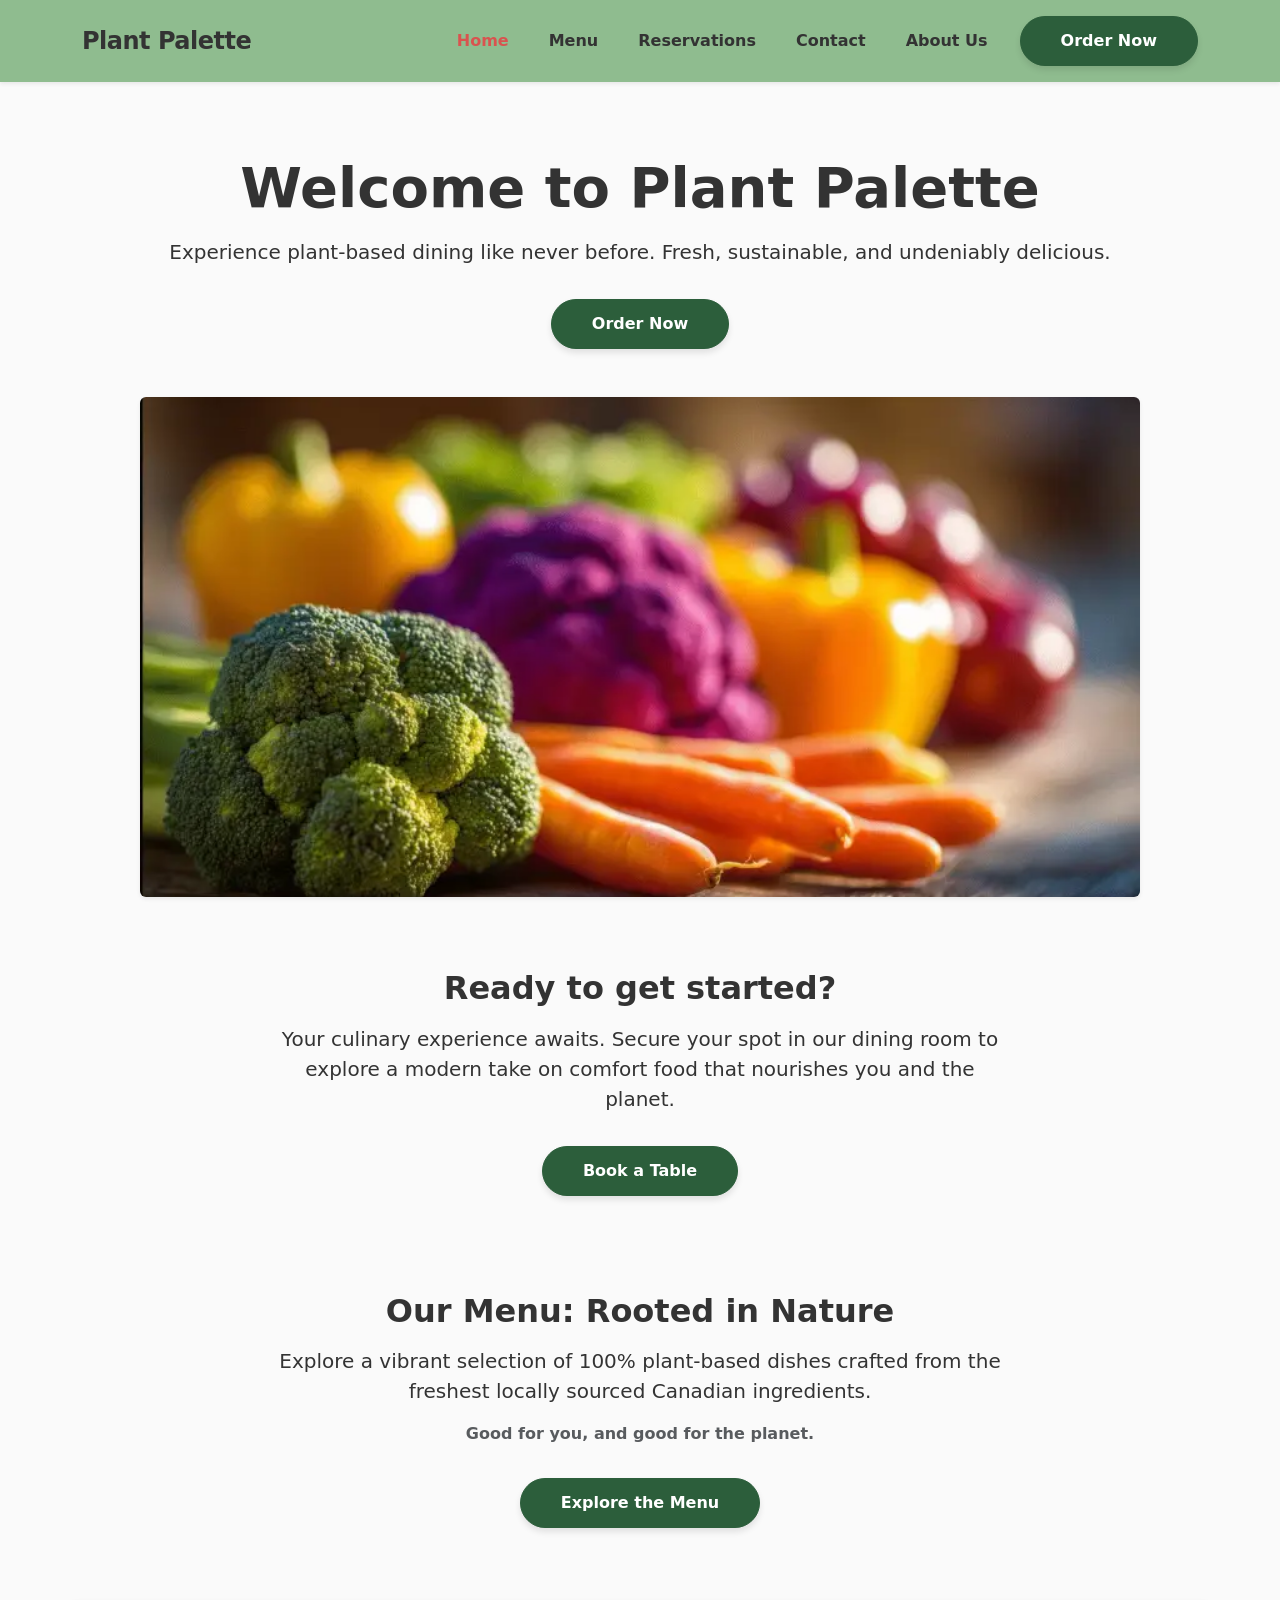
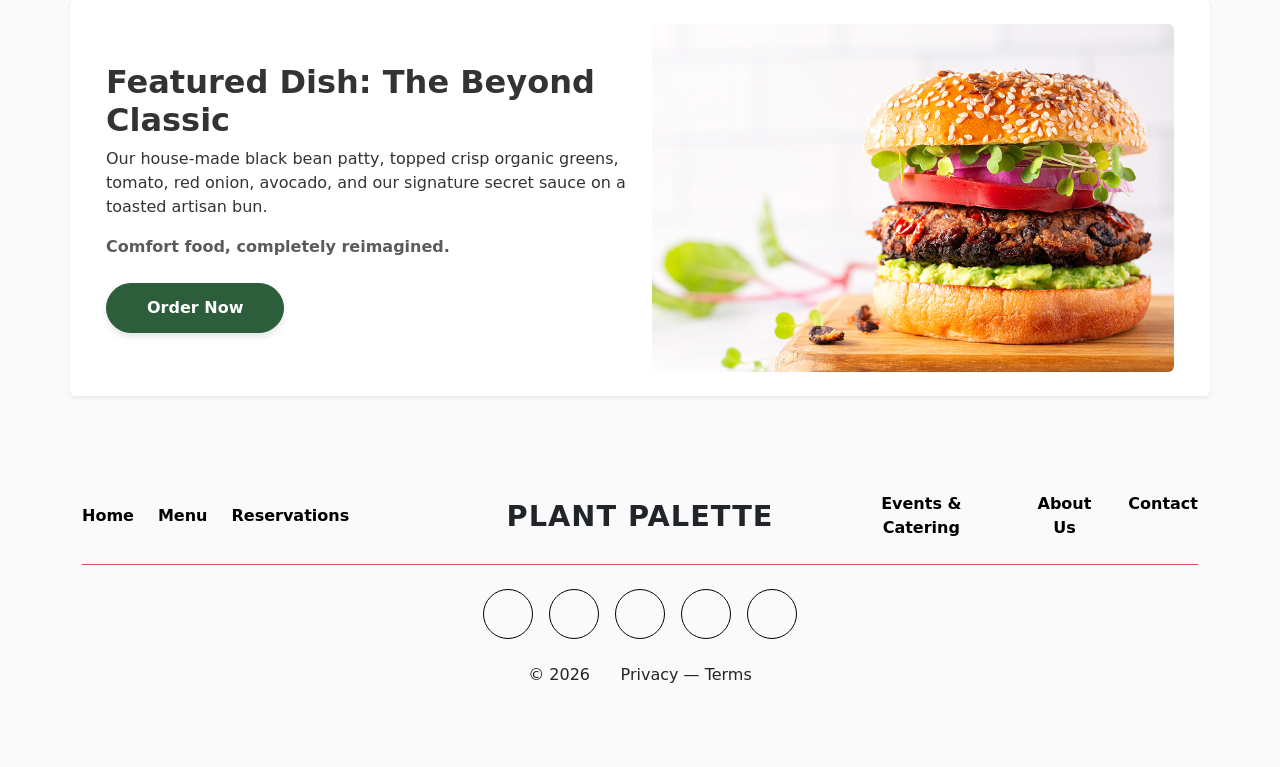
<file: index.html>
<!DOCTYPE html>
<html lang="en">

<head>
    <!-- document setup and responsive viewport -->
    <meta charset="UTF-8">
    <meta name="viewport" content="width=device-width, initial-scale=1.0">
    <title>Plant Palette - Home</title>
    <link href="https://cdn.jsdelivr.net/npm/bootstrap@5.3.3/dist/css/bootstrap.min.css" rel="stylesheet">
    <link rel="stylesheet" href="./css/styles.css">
</head>

<body>

    <!-- skip links for keyboard accessibility -->
    <a href="#main-content" class="visually-hidden-focusable">Skip to main content</a>
    <a href="#site-footer" class="visually-hidden-focusable">Skip to footer</a>

    <!-- site header and navigation -->
    <header class="sticky-top">
        <nav class="navbar navbar-expand-lg shadow-sm custom-navbar" aria-label="Main navigation">
            <div class="container">
                <a class="navbar-brand fw-bold" href="index.html">Plant Palette</a>
                <button class="navbar-toggler border-0" type="button" data-bs-toggle="collapse"
                    data-bs-target="#navbarNav" aria-controls="navbarNav" aria-expanded="false"
                    aria-label="Toggle navigation">
                    <span class="navbar-toggler-icon"></span>
                </button>
                <div class="collapse navbar-collapse" id="navbarNav">
                    <ul class="navbar-nav ms-auto align-items-center">
                        <li class="nav-item"><a class="nav-link active" aria-current="page" href="index.html">Home</a>
                        </li>
                        <li class="nav-item"><a class="nav-link" href="menu.html">Menu</a></li>
                        <li class="nav-item"><a class="nav-link" href="reservations.html">Reservations</a></li>
                        <li class="nav-item"><a class="nav-link" href="#">Contact</a></li>
                        <li class="nav-item"><a class="nav-link" href="#">About Us</a></li>
                        <li class="nav-item ms-lg-4 mt-3 mt-lg-0">
                            <a class="btn btn-primary" href="menu.html">Order Now</a>
                        </li>
                    </ul>
                </div>
            </div>
        </nav>
    </header>

    <main id="main-content">
        <!-- welcome text introduction -->
        <section class="container mt-5 pt-4 text-center">
            <h1 class="display-4 fw-bold">Welcome to Plant Palette</h1>
            <p class="lead mt-3 mb-4">Experience plant-based dining like never before. Fresh, sustainable, and
                undeniably delicious.</p>
            <a href="menu.html" class="btn btn-primary mt-2">Order Now</a>
        </section>

        <!-- centred responsive hero image -->
        <div class="container mt-5 text-center">
            <picture>
                <source media="(min-width: 768px)" srcset="./images/hero-large.jpg">
                <img src="./images/hero-small.jpg"
                    alt="A bright overhead view of a colourful vegetarian bowl filled with fresh broccoli, carrots, and peppers"
                    class="img-fluid rounded shadow-sm object-fit-cover w-100"
                    style="max-width: 1000px; max-height: 500px;">
            </picture>
        </div>

        <!-- reservation call to action -->
        <section class="container mt-5 pt-4 text-center">
            <div class="row justify-content-center">
                <div class="col-md-8">
                    <h2>Ready to get started?</h2>
                    <p class="lead mt-3">Your culinary experience awaits. Secure your spot in our dining room to explore
                        a modern take on comfort food that nourishes you and the planet.</p>
                    <a href="reservations.html" class="btn btn-primary mt-3">Book a Table</a>
                </div>
            </div>
        </section>

        <!-- brand philosophy section -->
        <section class="container mt-5 pt-5 text-center">
            <div class="row justify-content-center">
                <div class="col-md-8">
                    <h2>Our Menu: Rooted in Nature</h2>
                    <p class="lead mt-3">Explore a vibrant selection of 100% plant-based dishes crafted from the
                        freshest locally sourced Canadian ingredients.</p>
                    <p class="fw-bold text-muted">Good for you, and good for the planet.</p>
                    <a href="menu.html" class="btn btn-primary mt-3">Explore the Menu</a>
                </div>
            </div>
        </section>

        <!-- featured dish content block -->
        <section class="container mt-5 mb-5 pt-4">
            <div class="row align-items-center bg-white p-4 rounded shadow-sm">
                <div class="col-lg-6 order-lg-2 text-center mb-4 mb-lg-0">
                    <img src="./images/burger.jpg"
                        alt="A tall, stacked plant-based burger with fresh greens, tomato, and red onion"
                        class="img-fluid rounded object-fit-cover" style="max-height: 350px; width: 100%;">
                </div>
                <div class="col-lg-6 order-lg-1">
                    <h2>Featured Dish: The Beyond Classic</h2>
                    <p>Our house-made black bean patty, topped crisp organic greens, tomato, red onion, avocado, and our
                        signature secret sauce on a toasted artisan bun.</p>
                    <p class="fw-bold text-muted">Comfort food, completely reimagined.</p>
                    <a href="menu.html" class="btn btn-primary mt-2">Order Now</a>
                </div>
            </div>
        </section>
    </main>

    <!-- global site footer -->
    <footer id='site-footer' class='container mt-5 py-5 text-center'>
        <div class='row align-items-center mb-4 fw-bold'>
            <div class='col-lg-4 d-flex justify-content-center justify-content-lg-start gap-4 mb-4 mb-lg-0'>
                <a href='index.html' class='text-decoration-none text-dark'>Home</a>
                <a href='menu.html' class='text-decoration-none text-dark'>Menu</a>
                <a href='reservations.html' class='text-decoration-none text-dark'>Reservations</a>
            </div>

            <div class='col-lg-4 text-center mb-4 mb-lg-0'>
                <div class='fw-bold text-dark' style='letter-spacing: 1px; font-size: 1.8rem; line-height: 1;'>PLANT
                    PALETTE</div>
            </div>

            <div class='col-lg-4 d-flex justify-content-center justify-content-lg-end gap-4'>
                <a href='#' class='text-decoration-none text-dark'>Events & Catering</a>
                <a href='#' class='text-decoration-none text-dark'>About Us</a>
                <a href='#' class='text-decoration-none text-dark'>Contact</a>
            </div>
        </div>

        <hr style='border-top: 1px solid #D9534F; opacity: 1;' class='mb-4'>

        <div class='mb-4 d-flex justify-content-center gap-3'>
            <span class='social-circle'></span>
            <span class='social-circle'></span>
            <span class='social-circle'></span>
            <span class='social-circle'></span>
            <span class='social-circle'></span>
        </div>

        <div class='text-center text-dark'>
            <p class='mb-0'>&copy; 2026 &nbsp;&nbsp;&nbsp;&nbsp; Privacy &mdash; Terms</p>
        </div>
    </footer>

    <script src="https://cdn.jsdelivr.net/npm/bootstrap@5.3.3/dist/js/bootstrap.bundle.min.js"></script>
</body>

</html>
</file>
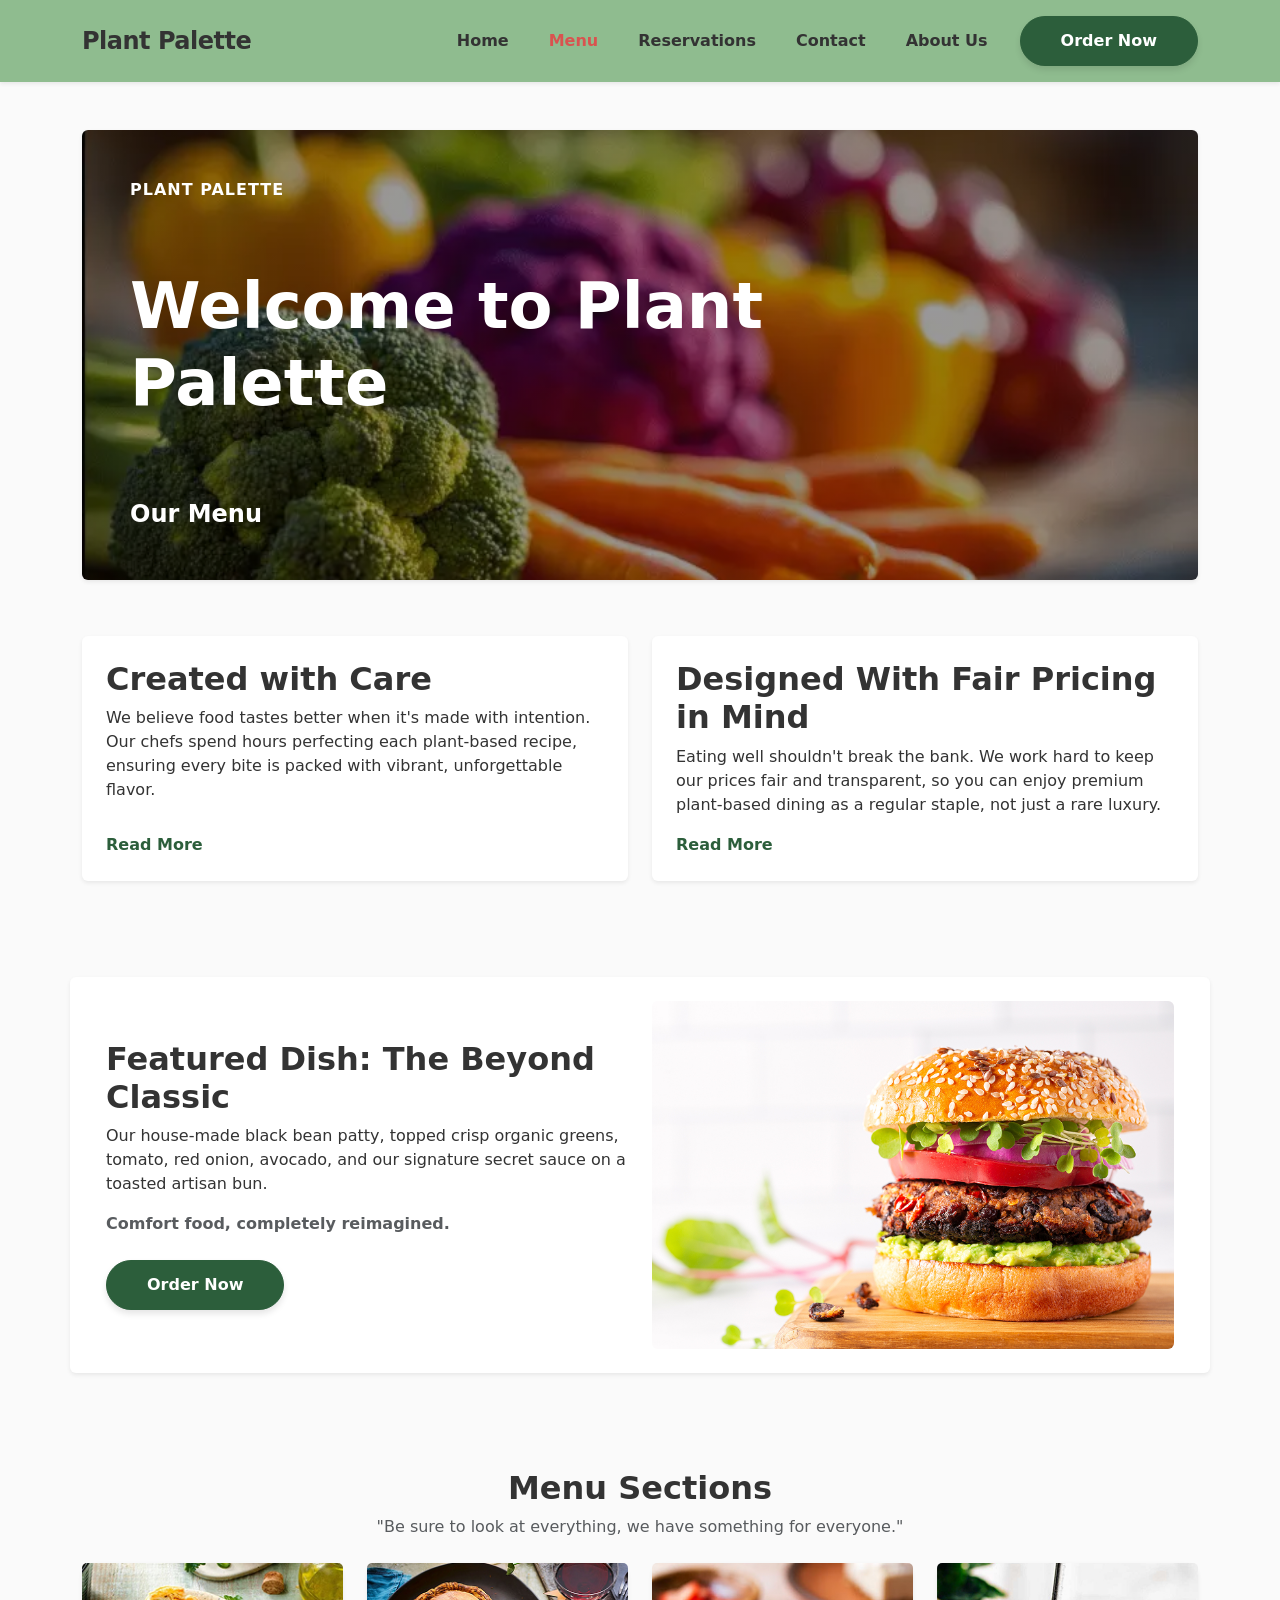
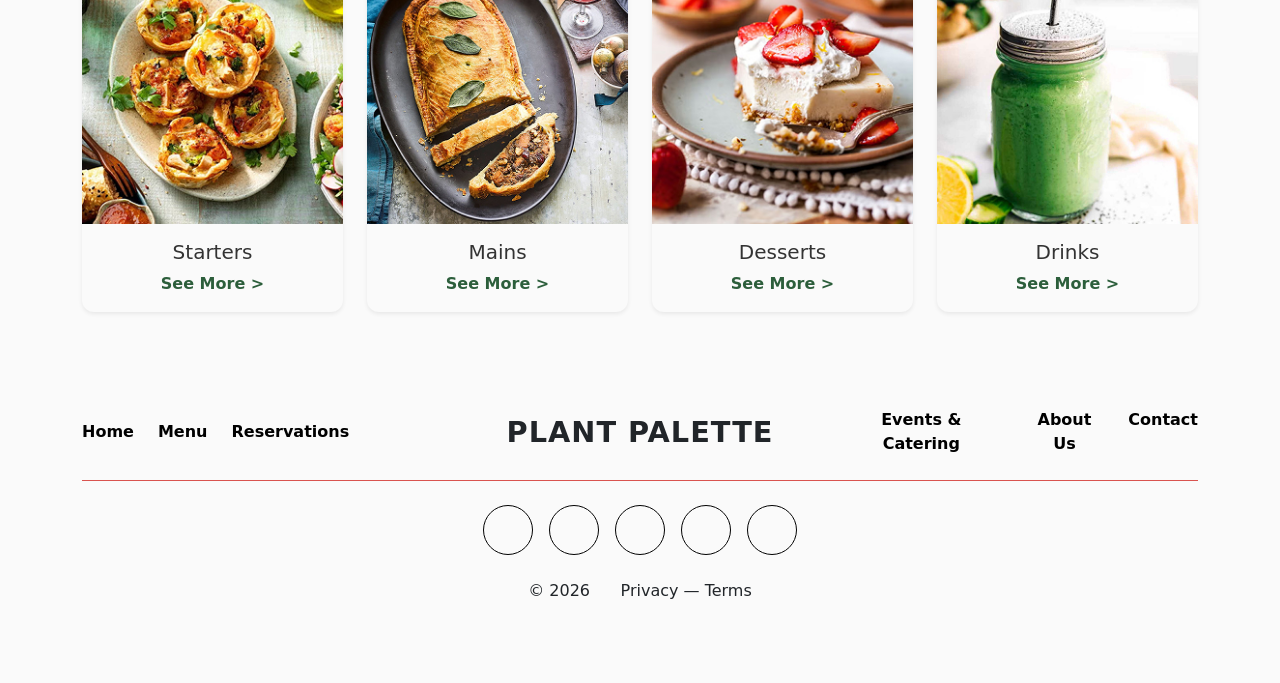
<file: menu.html>
<!DOCTYPE html>
<html lang="en">

<head>
    <!-- document setup and responsive viewport -->
    <meta charset="UTF-8">
    <meta name="viewport" content="width=device-width, initial-scale=1.0">
    <title>Plant Palette - Our Menu</title>
    <link href="https://cdn.jsdelivr.net/npm/bootstrap@5.3.3/dist/css/bootstrap.min.css" rel="stylesheet">
    <link rel="stylesheet" href="./css/styles.css">
</head>

<body>

    <!-- skip links for keyboard accessibility -->
    <a href="#main-content" class="visually-hidden-focusable">Skip to main content</a>
    <a href="#site-footer" class="visually-hidden-focusable">Skip to footer</a>

    <!-- site header and navigation -->
    <header class="sticky-top">
        <nav class="navbar navbar-expand-lg shadow-sm custom-navbar" aria-label="Main navigation">
            <div class="container">
                <a class="navbar-brand fw-bold" href="index.html">Plant Palette</a>
                <button class="navbar-toggler border-0" type="button" data-bs-toggle="collapse"
                    data-bs-target="#navbarNav" aria-controls="navbarNav" aria-expanded="false"
                    aria-label="Toggle navigation">
                    <span class="navbar-toggler-icon"></span>
                </button>
                <div class="collapse navbar-collapse" id="navbarNav">
                    <ul class="navbar-nav ms-auto align-items-center">
                        <li class="nav-item"><a class="nav-link" href="index.html">Home</a></li>
                        <li class="nav-item"><a class="nav-link active" aria-current="page" href="menu.html">Menu</a>
                        </li>
                        <li class="nav-item"><a class="nav-link" href="reservations.html">Reservations</a></li>
                        <li class="nav-item"><a class="nav-link" href="#">Contact</a></li>
                        <li class="nav-item"><a class="nav-link" href="#">About Us</a></li>
                        <li class="nav-item ms-lg-4 mt-3 mt-lg-0">
                            <a class="btn btn-primary" href="menu.html">Order Now</a>
                        </li>
                    </ul>
                </div>
            </div>
        </nav>
    </header>

    <main id="main-content">
        <!-- hero section with background image and overlay -->
        <section class="container mt-5">
            <div class="d-flex flex-column justify-content-between text-start text-white p-4 p-md-5 rounded shadow-sm"
                style="background: linear-gradient(rgba(0,0,0,0.4), rgba(0,0,0,0.4)), url('./images/hero-large.jpg') center/cover no-repeat; min-height: 450px;">
                <div class="text-uppercase fw-bold" style="letter-spacing: 1px;">Plant Palette</div>

                <div class="mt-auto mb-auto">
                    <h1 class="display-3 fw-bold text-white">Welcome to Plant<br>Palette</h1>
                </div>

                <div class="fs-4 fw-bold">Our Menu</div>
            </div>
        </section>

        <!-- restaurant philosophy cards -->
        <section class="container mt-5 pt-2">
            <div class="row g-4">
                <div class="col-md-6">
                    <div class="bg-white p-4 rounded shadow-sm h-100 d-flex flex-column">
                        <h2>Created with Care</h2>
                        <p>We believe food tastes better when it's made with intention. Our chefs spend hours perfecting
                            each plant-based recipe, ensuring every bite is packed with vibrant, unforgettable flavor.
                        </p>
                        <a href="#" class="text-decoration-none mt-auto">Read More</a>
                    </div>
                </div>
                <div class="col-md-6">
                    <div class="bg-white p-4 rounded shadow-sm h-100 d-flex flex-column">
                        <h2>Designed With Fair Pricing in Mind</h2>
                        <p>Eating well shouldn't break the bank. We work hard to keep our prices fair and transparent,
                            so you can enjoy premium plant-based dining as a regular staple, not just a rare luxury.</p>
                        <a href="#" class="text-decoration-none mt-auto">Read More</a>
                    </div>
                </div>
            </div>
        </section>

        <!-- featured dish highlight -->
        <section class="container mt-5 pt-5">
            <div class="row align-items-center bg-white p-4 rounded shadow-sm">
                <div class="col-lg-6 order-lg-2 text-center mb-4 mb-lg-0">
                    <img src="./images/burger.jpg"
                        alt="A tall, stacked plant-based burger with fresh greens, tomato, and red onion"
                        class="img-fluid rounded object-fit-cover" style="max-height: 350px; width: 100%;">
                </div>
                <div class="col-lg-6 order-lg-1">
                    <h2>Featured Dish: The Beyond Classic</h2>
                    <p>Our house-made black bean patty, topped crisp organic greens, tomato, red onion, avocado, and our
                        signature secret sauce on a toasted artisan bun.</p>
                    <p class="fw-bold text-muted">Comfort food, completely reimagined.</p>
                    <a href="menu.html" class="btn btn-primary mt-2">Order Now</a>
                </div>
            </div>
        </section>

        <!-- menu categories grid -->
        <section class="container mt-5 mb-5 pt-5" aria-labelledby="categories-heading">
            <div class="text-center mb-4">
                <h2 id="categories-heading">Menu Sections</h2>
                <p class="text-muted">"Be sure to look at everything, we have something for everyone."</p>
            </div>

            <div class="row row-cols-1 row-cols-md-2 row-cols-lg-4 g-4">

                <div class="col">
                    <div class="card h-100 border-0 shadow-sm">
                        <img src="./images/starters.jpg" class="card-img-top square-img"
                            alt="A plate of savoury baked tarts with herbs">
                        <div class="card-body text-center">
                            <h3 class="card-title h5">Starters</h3>
                            <a href="#starters" class="text-decoration-none stretched-link">See More ></a>
                        </div>
                    </div>
                </div>

                <div class="col">
                    <div class="card h-100 border-0 shadow-sm">
                        <img src="./images/mains.jpg" class="card-img-top square-img"
                            alt="A sliced plant-based wellington dish">
                        <div class="card-body text-center">
                            <h3 class="card-title h5">Mains</h3>
                            <a href="#mains" class="text-decoration-none stretched-link">See More ></a>
                        </div>
                    </div>
                </div>

                <div class="col">
                    <div class="card h-100 border-0 shadow-sm">
                        <img src="./images/desserts.jpg" class="card-img-top square-img"
                            alt="A slice of vegan cheesecake topped with fresh strawberries">
                        <div class="card-body text-center">
                            <h3 class="card-title h5">Desserts</h3>
                            <a href="#desserts" class="text-decoration-none stretched-link">See More ></a>
                        </div>
                    </div>
                </div>

                <div class="col">
                    <div class="card h-100 border-0 shadow-sm">
                        <img src="./images/drinks.jpg" class="card-img-top square-img"
                            alt="A tall glass of green smoothie with a reusable straw">
                        <div class="card-body text-center">
                            <h3 class="card-title h5">Drinks</h3>
                            <a href="#drinks" class="text-decoration-none stretched-link">See More ></a>
                        </div>
                    </div>
                </div>

            </div>
        </section>
    </main>

    <!-- global site footer-->
    <footer id='site-footer' class='container mt-5 py-5 text-center'>
        <div class='row align-items-center mb-4 fw-bold'>
            <div class='col-lg-4 d-flex justify-content-center justify-content-lg-start gap-4 mb-4 mb-lg-0'>
                <a href='index.html' class='text-decoration-none text-dark'>Home</a>
                <a href='menu.html' class='text-decoration-none text-dark'>Menu</a>
                <a href='reservations.html' class='text-decoration-none text-dark'>Reservations</a>
            </div>

            <div class='col-lg-4 text-center mb-4 mb-lg-0'>
                <div class='fw-bold text-dark' style='letter-spacing: 1px; font-size: 1.8rem; line-height: 1;'>PLANT
                    PALETTE</div>
            </div>

            <div class='col-lg-4 d-flex justify-content-center justify-content-lg-end gap-4'>
                <a href='#' class='text-decoration-none text-dark'>Events & Catering</a>
                <a href='#' class='text-decoration-none text-dark'>About Us</a>
                <a href='#' class='text-decoration-none text-dark'>Contact</a>
            </div>
        </div>

        <hr style='border-top: 1px solid #D9534F; opacity: 1;' class='mb-4'>

        <div class='mb-4 d-flex justify-content-center gap-3'>
            <span class='social-circle'></span>
            <span class='social-circle'></span>
            <span class='social-circle'></span>
            <span class='social-circle'></span>
            <span class='social-circle'></span>
        </div>

        <div class='text-center text-dark'>
            <p class='mb-0'>&copy; 2026 &nbsp;&nbsp;&nbsp;&nbsp; Privacy &mdash; Terms</p>
        </div>
    </footer>

    <script src="https://cdn.jsdelivr.net/npm/bootstrap@5.3.3/dist/js/bootstrap.bundle.min.js"></script>
</body>

</html>
</file>
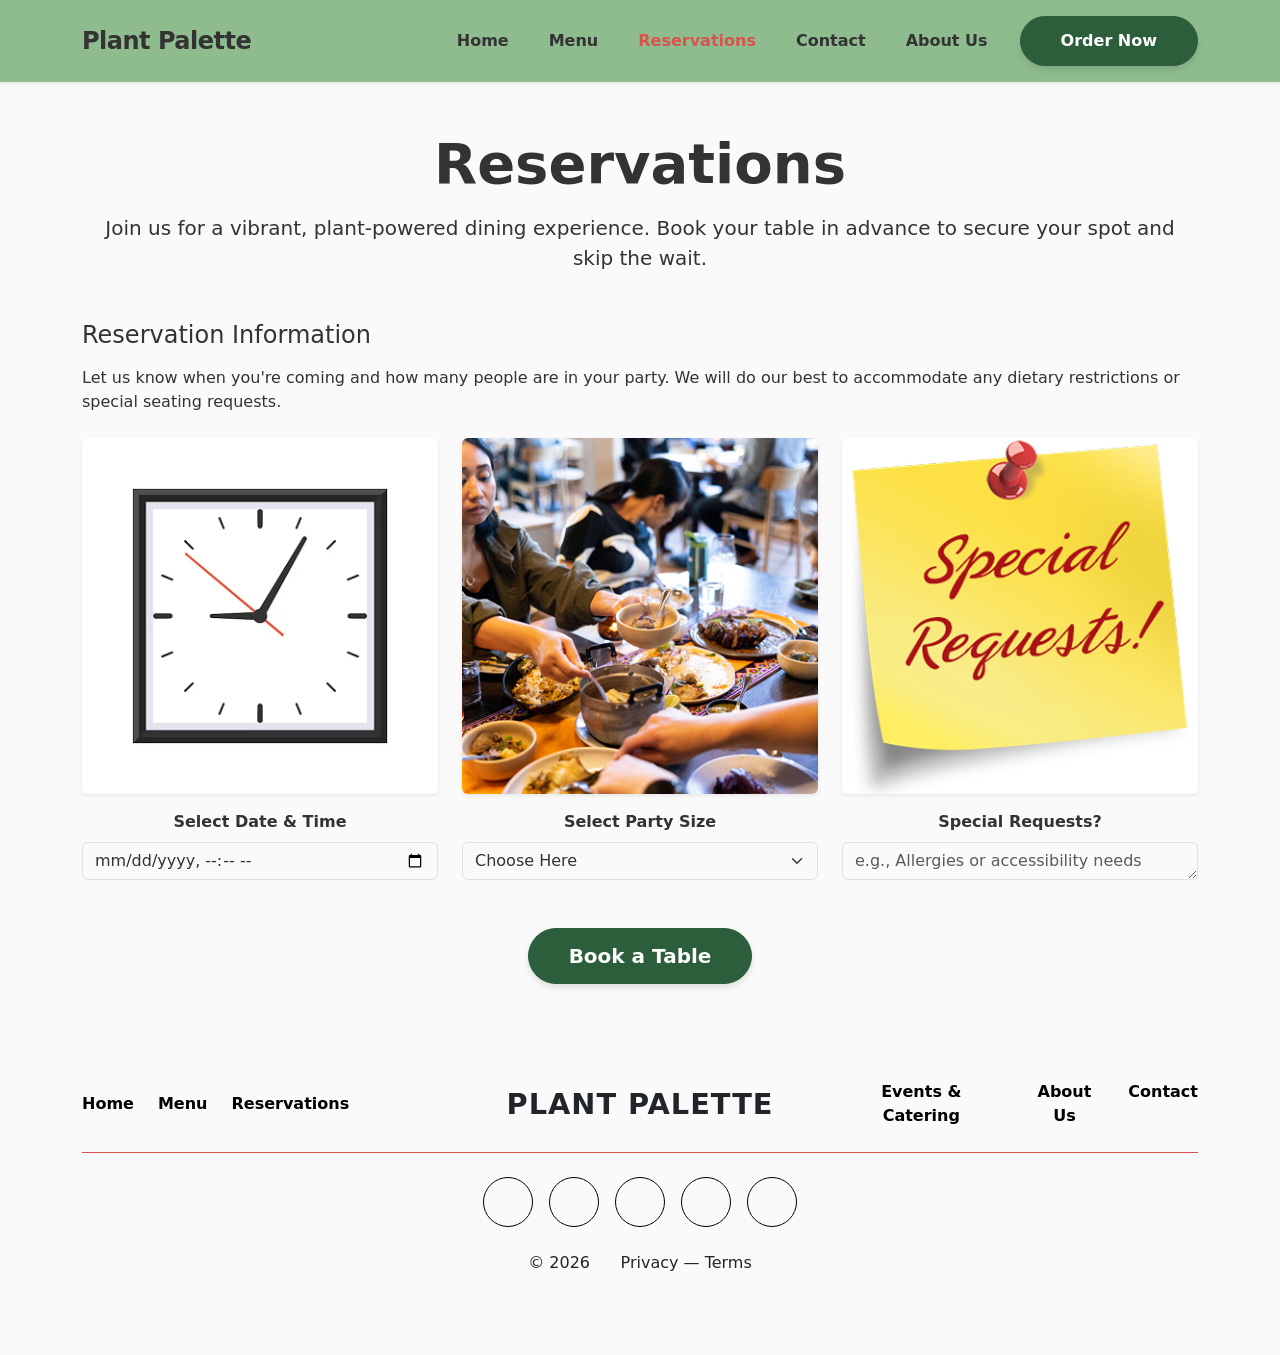
<file: reservations.html>
<!DOCTYPE html>
<html lang="en">

<head>
    <!-- document setup and responsive viewport -->
    <meta charset="UTF-8">
    <meta name="viewport" content="width=device-width, initial-scale=1.0">
    <title>Plant Palette - Reservations</title>
    <link href="https://cdn.jsdelivr.net/npm/bootstrap@5.3.3/dist/css/bootstrap.min.css" rel="stylesheet">
    <link rel="stylesheet" href="./css/styles.css">
</head>

<body>

    <!-- skip links for keyboard accessibility -->
    <a href="#main-content" class="visually-hidden-focusable">Skip to main content</a>
    <a href="#site-footer" class="visually-hidden-focusable">Skip to footer</a>

    <!-- site header and navigation -->
    <header class="sticky-top">
        <nav class="navbar navbar-expand-lg shadow-sm custom-navbar" aria-label="Main navigation">
            <div class="container">
                <a class="navbar-brand fw-bold" href="index.html">Plant Palette</a>
                <button class="navbar-toggler border-0" type="button" data-bs-toggle="collapse"
                    data-bs-target="#navbarNav" aria-controls="navbarNav" aria-expanded="false"
                    aria-label="Toggle navigation">
                    <span class="navbar-toggler-icon"></span>
                </button>
                <div class="collapse navbar-collapse" id="navbarNav">
                    <ul class="navbar-nav ms-auto align-items-center">
                        <li class="nav-item"><a class="nav-link" href="index.html">Home</a></li>
                        <li class="nav-item"><a class="nav-link" href="menu.html">Menu</a></li>
                        <li class="nav-item"><a class="nav-link active" aria-current="page"
                                href="reservations.html">Reservations</a></li>
                        <li class="nav-item"><a class="nav-link" href="#">Contact</a></li>
                        <li class="nav-item"><a class="nav-link" href="#">About Us</a></li>
                        <li class="nav-item ms-lg-4 mt-3 mt-lg-0">
                            <a class="btn btn-primary" href="menu.html">Order Now</a>
                        </li>
                    </ul>
                </div>
            </div>
        </nav>
    </header>

    <main id="main-content" class="container mt-5">
        <!-- page title section -->
        <section class="text-center mb-5">
            <h1 class="display-4 fw-bold">Reservations</h1>
            <p class="lead mt-3">Join us for a vibrant, plant-powered dining experience. Book your table in advance to
                secure your spot and skip the wait.</p>
        </section>

        <!-- reservation booking form -->
        <section aria-labelledby="booking-info">
            <h2 id="booking-info" class="h4 mb-3">Reservation Information</h2>
            <p>Let us know when you're coming and how many people are in your party. We will do our best to accommodate
                any dietary restrictions or special seating requests.</p>

            <form action="#" method="POST" class="mt-4">
                <div class="row g-4 text-center">

                    <div class="col-md-4">
                        <img src="./images/clock.jpg" alt="A minimalist wall clock showing the time"
                            class="img-fluid mb-3 shadow-sm rounded square-img">
                        <label for="resTime" class="form-label fw-bold">Select Date & Time</label>
                        <input type="datetime-local" class="form-control" id="resTime" required>
                    </div>

                    <div class="col-md-4">
                        <img src="./images/dining.jpg" alt="People sharing a meal at a restaurant table"
                            class="img-fluid mb-3 shadow-sm rounded square-img">
                        <label for="partySize" class="form-label fw-bold">Select Party Size</label>
                        <select class="form-select" id="partySize" required>
                            <option value="" selected disabled>Choose Here</option>
                            <option value="1">1 Person</option>
                            <option value="2">2 People</option>
                            <option value="3">3 People</option>
                            <option value="4">4 People</option>
                            <option value="5+">5+ People</option>
                        </select>
                    </div>

                    <div class="col-md-4">
                        <img src="./images/sticky.jpg" alt="A yellow sticky note pinned to a wall"
                            class="img-fluid mb-3 shadow-sm rounded square-img">
                        <label for="specialReq" class="form-label fw-bold">Special Requests?</label>
                        <textarea class="form-control" id="specialReq" rows="1"
                            placeholder="e.g., Allergies or accessibility needs"></textarea>
                    </div>

                </div>

                <div class="text-center mt-5 mb-5">
                    <button type="submit" class="btn btn-primary btn-lg">Book a Table</button>
                </div>
            </form>
        </section>
    </main>

    <!-- global site footer -->
    <footer id='site-footer' class='container mt-5 py-5 text-center'>
        <div class='row align-items-center mb-4 fw-bold'>
            <div class='col-lg-4 d-flex justify-content-center justify-content-lg-start gap-4 mb-4 mb-lg-0'>
                <a href='index.html' class='text-decoration-none text-dark'>Home</a>
                <a href='menu.html' class='text-decoration-none text-dark'>Menu</a>
                <a href='reservations.html' class='text-decoration-none text-dark'>Reservations</a>
            </div>

            <div class='col-lg-4 text-center mb-4 mb-lg-0'>
                <div class='fw-bold text-dark' style='letter-spacing: 1px; font-size: 1.8rem; line-height: 1;'>PLANT
                    PALETTE</div>
            </div>

            <div class='col-lg-4 d-flex justify-content-center justify-content-lg-end gap-4'>
                <a href='#' class='text-decoration-none text-dark'>Events & Catering</a>
                <a href='#' class='text-decoration-none text-dark'>About Us</a>
                <a href='#' class='text-decoration-none text-dark'>Contact</a>
            </div>
        </div>

        <hr style='border-top: 1px solid #D9534F; opacity: 1;' class='mb-4'>

        <div class='mb-4 d-flex justify-content-center gap-3'>
            <span class='social-circle'></span>
            <span class='social-circle'></span>
            <span class='social-circle'></span>
            <span class='social-circle'></span>
            <span class='social-circle'></span>
        </div>

        <div class='text-center text-dark'>
            <p class='mb-0'>&copy; 2026 &nbsp;&nbsp;&nbsp;&nbsp; Privacy &mdash; Terms</p>
        </div>
    </footer>

    <script src="https://cdn.jsdelivr.net/npm/bootstrap@5.3.3/dist/js/bootstrap.bundle.min.js"></script>
</body>

</html>
</file>
<file: css/styles.css>
/* global variables & brand colours
   locking in the exact hex codes so the entire site matches the design system.
*/
:root {
    --bs-primary: #2C5E3B;
    --bs-primary-rgb: 44, 94, 59;

    --bs-secondary: #8FBC8F;
    --bs-secondary-rgb: 143, 188, 143;

    --bs-body-bg: #FAFAFA;
    --bs-body-color: #333333;

    --bs-body-font-family: 'Open Sans', system-ui, sans-serif;
}

/* base layout & typography
   smooths out fonts and applies the off-white background globally
*/
body {
    padding-bottom: 2rem;
    -webkit-font-smoothing: antialiased;
    background-color: var(--bs-body-bg);
}

h1,
h2,
h3,
h4,
h5,
h6 {
    color: var(--bs-body-color);
    font-weight: 700;
}

a.text-decoration-none {
    color: var(--bs-primary);
    font-weight: bold;
    transition: all 0.2s ease;
}

a.text-decoration-none:hover {
    color: var(--bs-secondary);
}

/* custom navbar styling
   forces the light green background and sets custom link hover states
*/
.custom-navbar {
    background-color: var(--bs-secondary) !important;
    padding-top: 1rem;
    padding-bottom: 1rem;
}

.custom-navbar .navbar-brand {
    color: var(--bs-body-color);
    font-size: 1.5rem;
    letter-spacing: -0.5px;
}

.custom-navbar .nav-link {
    color: var(--bs-body-color) !important;
    font-weight: 600;
    margin-left: 1.5rem;
    transition: color 0.15s ease-in-out;
}

/* applies the specific red highlight for active and hovered navigation links */
.custom-navbar .nav-link:hover,
.custom-navbar .nav-link.active {
    color: #D9534F !important;
}

.navbar-toggler {
    padding: 0.25rem 0.5rem;
    font-size: 1rem;
    margin-left: auto;
}

.navbar-toggler:focus {
    box-shadow: none;
}

/* aggressive button overrides
   forces bootstrap to drop the default blue completely in favour of the brand green
*/
.btn-primary {
    background-color: var(--bs-primary) !important;
    border-color: var(--bs-primary) !important;
    color: #FFFFFF !important;
    border-radius: 50px !important;
    padding: 0.75rem 2.5rem !important;
    font-weight: 600 !important;
    box-shadow: 0 4px 6px rgba(0, 0, 0, 0.1);
    transition: all 0.2s ease-in-out;
}

.btn-primary:hover {
    background-color: #1B3A24 !important;
    border-color: #1B3A24 !important;
    color: #FFFFFF !important;
    transform: translateY(-2px);
    box-shadow: 0 6px 12px rgba(0, 0, 0, 0.15);
}

/* custom components and grid utilities
*/
.object-fit-cover {
    object-fit: cover;
}

/* forces images to maintain a perfect 1:1 square ratio without squishing */
.square-img {
    aspect-ratio: 1 / 1;
    width: 100%;
    object-fit: cover;
}

/* adds a subtle lift and shadow interaction to the menu cards */
.card {
    transition: transform 0.2s ease-in-out, box-shadow 0.2s ease-in-out;
    border-radius: 12px;
}

.card:hover {
    transform: translateY(-5px);
    box-shadow: 0 10px 20px rgba(0, 0, 0, 0.08) !important;
}

.bg-white {
    background-color: #FFFFFF !important;
}

/* custom horizontal footer styling to strip bootstrap link defaults */
footer a.text-decoration-none.text-dark {
    color: #000000 !important;
    transition: color 0.2s ease;
}

footer a.text-decoration-none.text-dark:hover {
    color: #D9534F !important;
}

/* social media placeholder styling */
.social-circle {
    display: inline-block;
    width: 50px;
    height: 50px;
    border: 1px solid #000000;
    border-radius: 50%;
    transition: background-color 0.2s ease;
}

.social-circle:hover {
    background-color: rgba(0, 0, 0, 0.05);
}

/* consolidated media queries
   all breakpoints are managed in this single location to prevent cascading issues
*/

/* tablet layout adjustments */
@media (max-width: 991px) {

    main h1,
    main p.lead {
        text-align: center;
    }

    .custom-navbar .nav-link {
        margin-left: 0;
        padding-top: 0.75rem;
        padding-bottom: 0.75rem;
        text-align: center;
    }
}

/* mobile phone layout adjustments */
@media (max-width: 768px) {
    body {
        padding-bottom: 1rem;
    }

    .display-4 {
        font-size: 2.5rem;
    }

    .form-label {
        margin-top: 1rem;
    }
}
</file>
